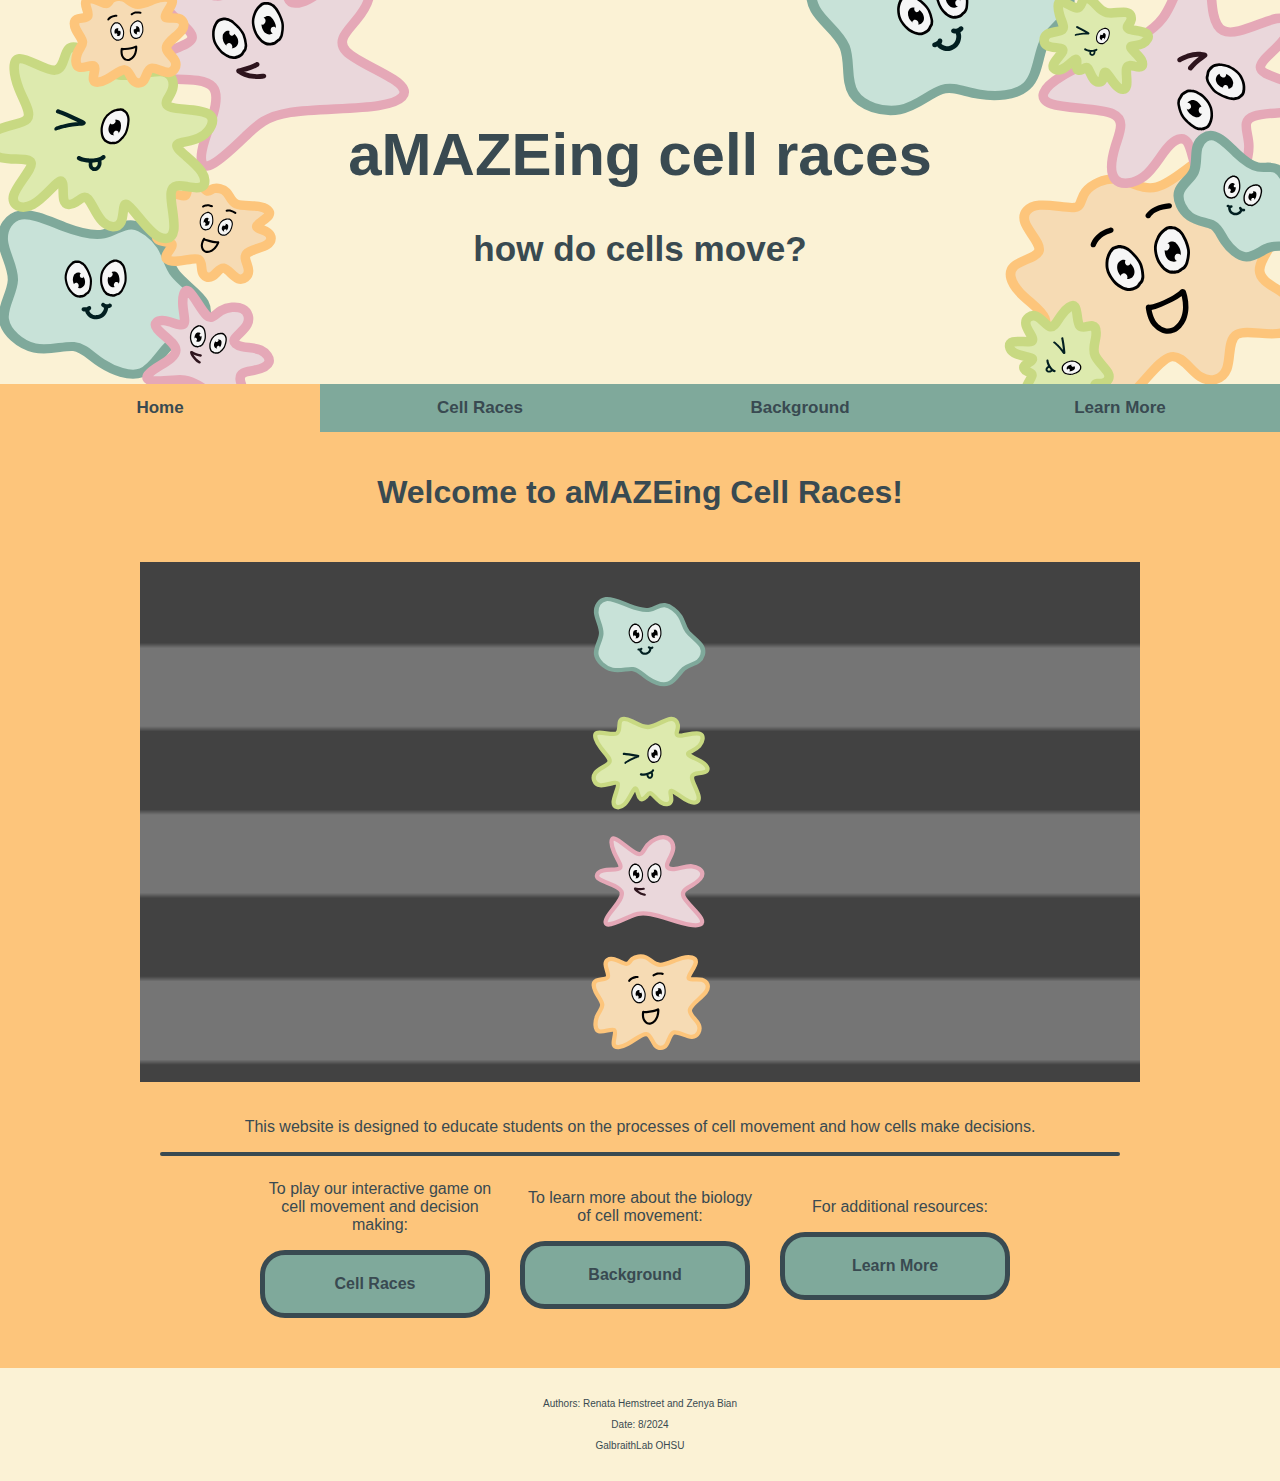
<file: index.html>
<!DOCTYPE html>
<html>

<head>
  <link rel="stylesheet" href="styles.css">
  <link rel="icon" sizes="any" type="image/svg+xml" href="cell4.svg">
  <meta name="viewport" content="width=device-width, initial-scale=1.0">
  <title>aMAZEing Cell Races</title>
</head>

<body>
<div class="heading">
	<h1>aMAZEing cell races</h1>
	<h3>how do cells move?</h3>
</div>

<div class="topnav">
  <a class="active" href="index.html">Home</a>
  <a href="cellraces.html">Cell Races</a>
  <a href="background.html">Background</a>
  <a href="learnmore.html">Learn More</a>
</div> 

<div class="introcontent">
	<h1>Welcome to aMAZEing Cell Races!</h1>
</div>

<div class="animations">
	<div><img src="cell1.svg" alt="Cell 1" class="cell1"></div>
	<div><img src="cell2.svg" alt="Cell 2" class="cell2"></div>
	<div><img src="cell3.svg" alt="Cell 3" class="cell3"></div>
	<div><img src="cell4.svg" alt="Cell 4" class="cell4"></div>
</div>

<div class="introcontent">
	<p>This website is designed to educate students on the processes of cell movement and how cells make decisions.</p>
	<hr></hr>
	<div class="buttoncontainer">
		<div class="buttons"><p>To play our interactive game on cell movement and decision making:<p><div class="button"><a href="cellraces.html">Cell Races</a></div></div>
		<div class="buttons"><p>To learn more about the biology of cell movement:<p><div class="button"><a href="background.html">Background</a></div></div>
		<div class="buttons"><p>For additional resources:<p><div class="button"><a href="learnmore.html">Learn More</a></div></div>
	</div>
</div>

<div class="footer">
  <p>Authors: Renata Hemstreet and Zenya Bian</p>
  <p>Date: 8/2024</p>
  <p>GalbraithLab OHSU</p>
</div>
</body>

</html>
</file>
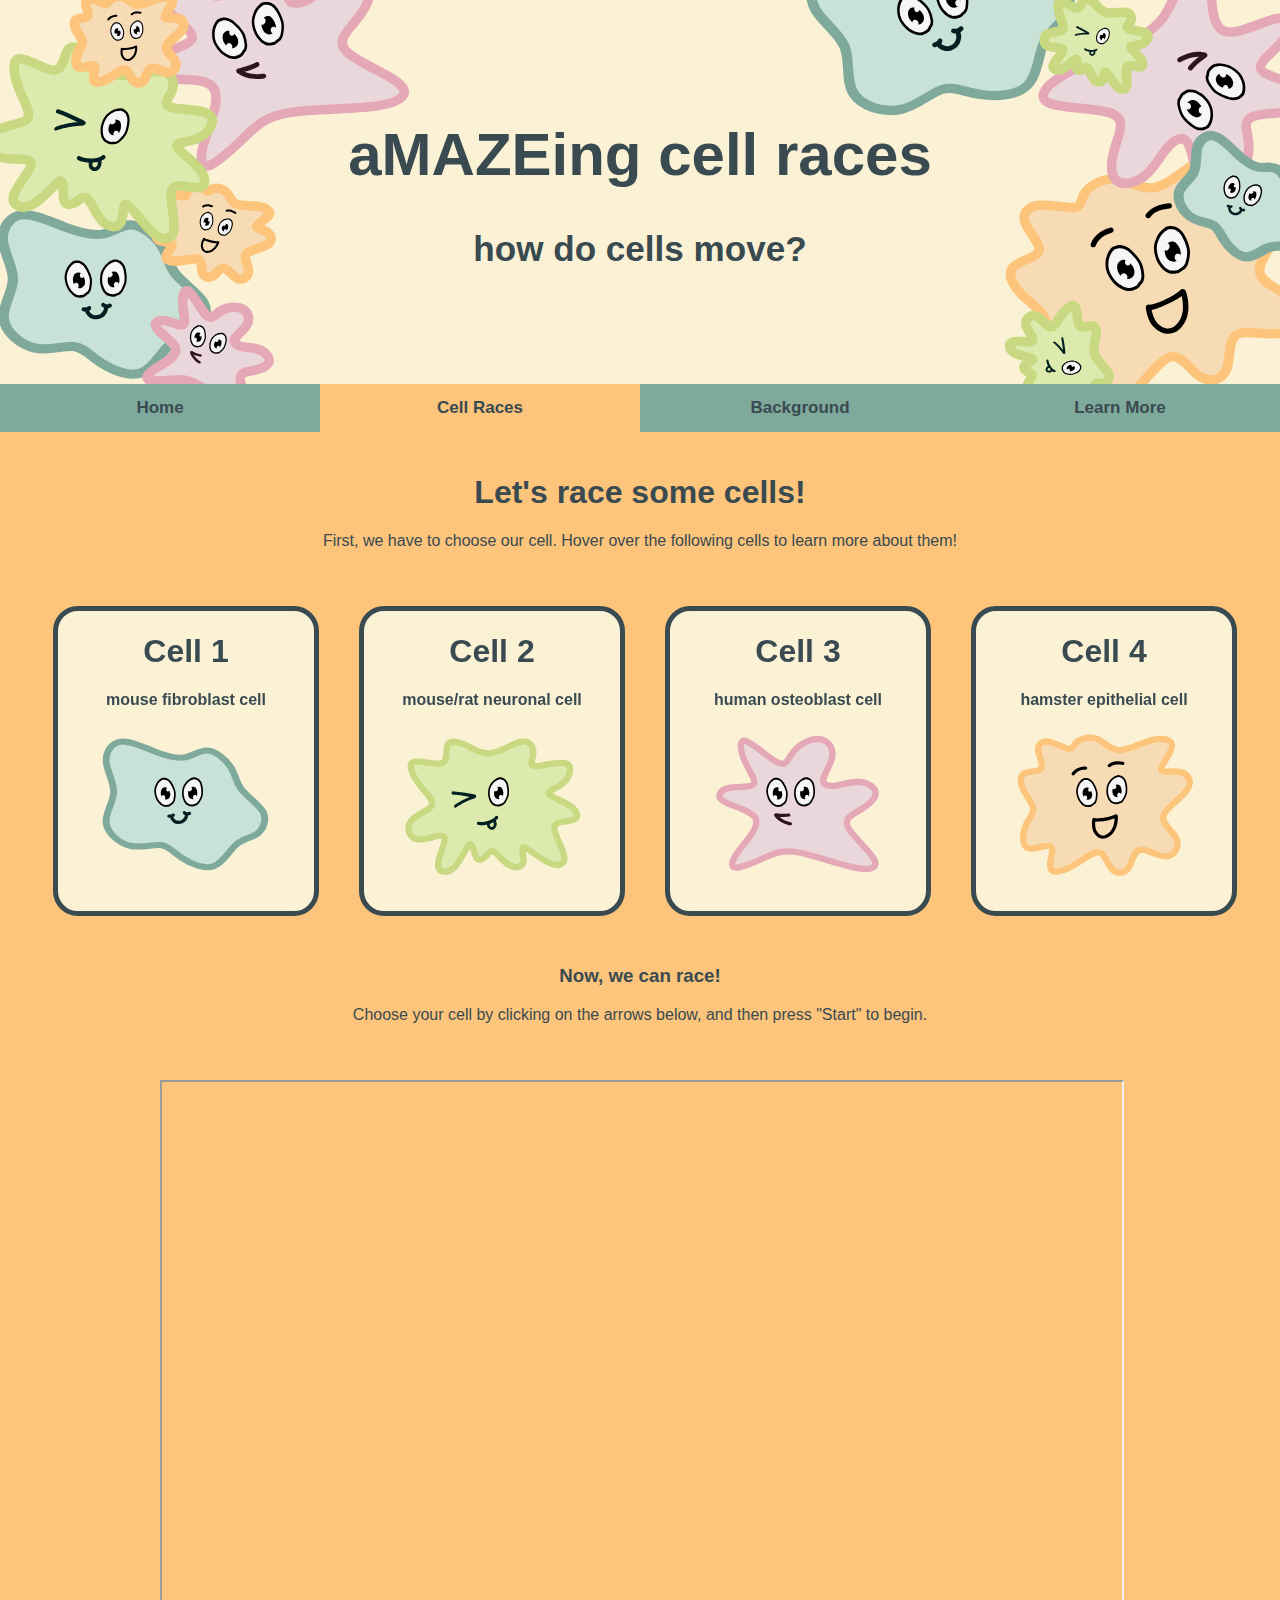
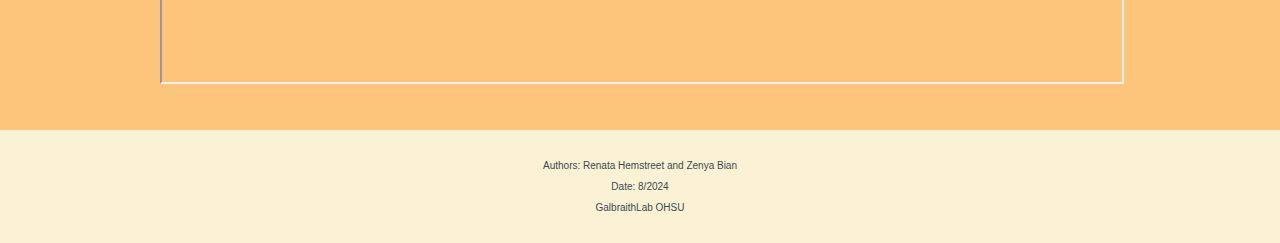
<file: cellraces.html>
<!DOCTYPE html>
<html>

<head>
  <link rel="stylesheet" href="styles.css">
  <link rel="icon" sizes="any" type="image/svg+xml" href="cell4.svg">
  <meta name="viewport" content="width=device-width, initial-scale=1.0">
  <title>aMAZEing Cell Races</title>
</head>

<body>
<div class="heading">
	<h1>aMAZEing cell races</h1>
	<h3>how do cells move?</h3>
</div>

<div class="topnav">
  <a href="index.html">Home</a>
  <a class="active" href="cellraces.html">Cell Races</a>
  <a href="background.html">Background</a>
  <a href="learnmore.html">Learn More</a>
</div>  

<div class="introcontent">
	<h1>Let's race some cells!</h1>
	<p>First, we have to choose our cell. Hover over the following cells to learn more about them!</p>
</div>

<div class="cardscontainer">
	<div class="flip-card">
		<div class="flip-card-inner">
			<div class="flip-card-front">
				<h1>Cell 1</h1>
				<h4>mouse fibroblast cell</h4>
				<img src="cell1.svg" alt="Cell 1" class="cellimages">
			</div>
			<div class="flip-card-back">
				<h3>Cell 1 Information</h3>
				<p>Cell Type: fibroblast cell</p>
				<p>Organism: mouse (Mus musculus)</p>
				<p>Tissue Source: embryo</p>
				<p>Velocity: 28 µm/hr</p>
				<p>Persistance:</p>
				<p>Compass Factor:</p>
			</div>
		</div>
	</div>
	<div class="flip-card">
		<div class="flip-card-inner">
			<div class="flip-card-front">
				<h1>Cell 2</h1>
				<h4>mouse/rat neuronal cell</h4>
				<img src="cell2.svg" alt="Cell 2" class="cellimages">
			</div>
			<div class="flip-card-back">
				<h3>Cell 2 Information</h3>
				<p>Cell Type: neuronal cell hybrid</p>
				<p>Organism: mouse (Mus musculus) and rat (Rattus norvegicus)</p>
				<p>Tissue Source: brain</p>
				<p>Velocity: 35 µm/hr</p>
				<p>Persistance:</p>
				<p>Compass Factor:</p>
			</div>
		</div>
	</div>
	<div class="flip-card">
		<div class="flip-card-inner">
			<div class="flip-card-front">
				<h1>Cell 3</h1>
				<h4>human osteoblast cell</h4>
				<img src="cell3.svg" alt="Cell" class="cellimages">
			</div>
			<div class="flip-card-back">
				<h3>Cell 3 Information</h3>
				<p>Cell Type: osteoblast cell</p>
				<p>Organism: human (Homo sapiens)</p>
				<p>Tissue Source: bone</p>
				<p>Velocity: 35-45 µm/hr</p>
				<p>Persistance:</p>
				<p>Compass Factor:</p>
			</div>
		</div>
	</div>
	<div class="flip-card">
		<div class="flip-card-inner">
			<div class="flip-card-front">
				<h1>Cell 4</h1>
				<h4>hamster epithelial cell</h4>
				<img src="cell4.svg" alt="Cell" class="cellimages">
			</div>
			<div class="flip-card-back">
				<h3>Cell 4 Information</h3>
				<p>Cell Type: epithelial cell</p>
				<p>Organism: hamster (Cricetulus griseus)</p>
				<p>Tissue Source: ovary</p>
				<p>Velocity: 35-45 µm/hr</p>
				<p>Persistance:</p>
				<p>Compass Factor:</p>
			</div>
		</div>
	</div>
</div>

<div class="introcontent">
	<h3>Now, we can race!</h3>
	<p>Choose your cell by clicking on the arrows below, and then press "Start" to begin.</p>
</div>

<div class="game">
	<iframe src="https://i.simmer.io/@zrbian/theseus" style="width:960px;height:600px"></iframe>
</div>

<div class="footer">
  <p>Authors: Renata Hemstreet and Zenya Bian</p>
  <p>Date: 8/2024</p>
  <p>GalbraithLab OHSU</p>
</div>
</body>

</html>
</file>
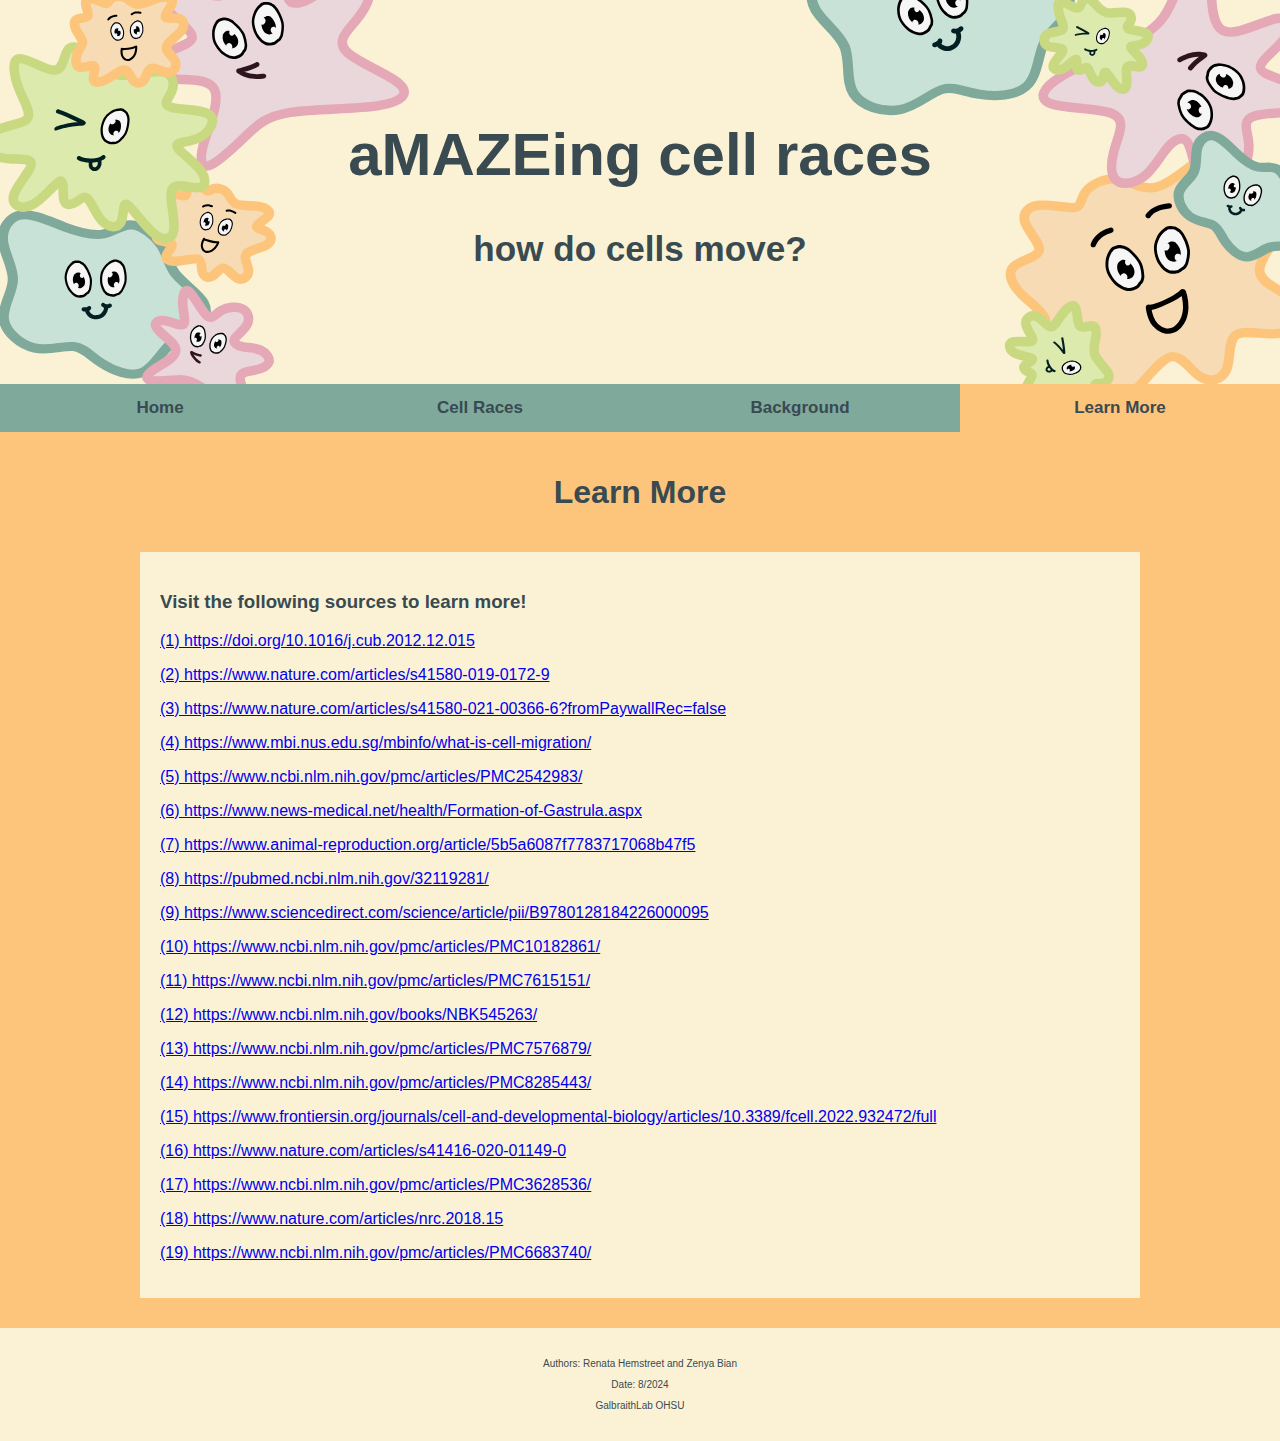
<file: learnmore.html>
<!DOCTYPE html>
<html>

<head>
  <link rel="stylesheet" href="styles.css">
  <link rel="icon" sizes="any" type="image/svg+xml" href="cell4.svg">
  <meta name="viewport" content="width=device-width, initial-scale=1.0">
  <title>aMAZEing Cell Races</title>
</head>

<body>
<div class="heading">
	<h1>aMAZEing cell races</h1>
	<h3>how do cells move?</h3>
</div>

<div class="topnav">
  <a href="index.html">Home</a>
  <a href="cellraces.html">Cell Races</a>
  <a href="background.html">Background</a>
  <a class="active" href="learnmore.html">Learn More</a>
</div> 

<div class="introcontent">
	<h1>Learn More</h1>
</div>

<div class="content">
	<h3>Visit the following sources to learn more!</h3>
	<p><a href="https://doi.org/10.1016/j.cub.2012.12.015">(1) https://doi.org/10.1016/j.cub.2012.12.015</a></p>
	<a href="https://www.nature.com/articles/s41580-019-0172-9">(2) https://www.nature.com/articles/s41580-019-0172-9</a></p>
	<p><a href="https://www.nature.com/articles/s41580-021-00366-6?fromPaywallRec=false">(3) https://www.nature.com/articles/s41580-021-00366-6?fromPaywallRec=false</a></p>
	<p><a href="https://www.mbi.nus.edu.sg/mbinfo/what-is-cell-migration/">(4) https://www.mbi.nus.edu.sg/mbinfo/what-is-cell-migration/</a></p>
	<p><a href="https://www.ncbi.nlm.nih.gov/pmc/articles/PMC2542983/">(5) https://www.ncbi.nlm.nih.gov/pmc/articles/PMC2542983/</a></p>
	<p><a href="https://www.news-medical.net/health/Formation-of-Gastrula.aspx">(6) https://www.news-medical.net/health/Formation-of-Gastrula.aspx</a></p>
	<p><a href="https://www.animal-reproduction.org/article/5b5a6087f7783717068b47f5">(7) https://www.animal-reproduction.org/article/5b5a6087f7783717068b47f5</a></p>
	<p><a href="https://pubmed.ncbi.nlm.nih.gov/32119281/">(8) https://pubmed.ncbi.nlm.nih.gov/32119281/</a></p>
	<p><a href="https://www.sciencedirect.com/science/article/pii/B9780128184226000095">(9) https://www.sciencedirect.com/science/article/pii/B9780128184226000095</a></p>
	<p><a href="https://www.ncbi.nlm.nih.gov/pmc/articles/PMC10182861/">(10) https://www.ncbi.nlm.nih.gov/pmc/articles/PMC10182861/</a></p>
	<p><a href="https://www.ncbi.nlm.nih.gov/pmc/articles/PMC7615151/">(11) https://www.ncbi.nlm.nih.gov/pmc/articles/PMC7615151/</a></p>
	<p><a href="https://www.ncbi.nlm.nih.gov/books/NBK545263/">(12) https://www.ncbi.nlm.nih.gov/books/NBK545263/</a></p>
	<p><a href="https://www.ncbi.nlm.nih.gov/pmc/articles/PMC7576879/">(13) https://www.ncbi.nlm.nih.gov/pmc/articles/PMC7576879/</a></p>
	<p><a href="https://www.ncbi.nlm.nih.gov/pmc/articles/PMC8285443/">(14) https://www.ncbi.nlm.nih.gov/pmc/articles/PMC8285443/</a></p>
	<p><a href="https://www.frontiersin.org/journals/cell-and-developmental-biology/articles/10.3389/fcell.2022.932472/full">(15) https://www.frontiersin.org/journals/cell-and-developmental-biology/articles/10.3389/fcell.2022.932472/full</a></p>
	<p><a href="https://www.nature.com/articles/s41416-020-01149-0">(16) https://www.nature.com/articles/s41416-020-01149-0</a></p>
	<p><a href="https://www.ncbi.nlm.nih.gov/pmc/articles/PMC3628536/">(17) https://www.ncbi.nlm.nih.gov/pmc/articles/PMC3628536/</a></p>
	<p><a href="https://www.nature.com/articles/nrc.2018.15">(18) https://www.nature.com/articles/nrc.2018.15</a></p>
	<p><a href="https://www.ncbi.nlm.nih.gov/pmc/articles/PMC6683740/">(19) https://www.ncbi.nlm.nih.gov/pmc/articles/PMC6683740/</a></p>
</div>

<div class="footer">
  <p>Authors: Renata Hemstreet and Zenya Bian</p>
  <p>Date: 8/2024</p>
  <p>GalbraithLab OHSU</p>
</div>
</body>

</html>
</file>
<file: styles.css>
/* theme colors 
white: #fbf2d5
orange: #fdc57b
dark blue: #394a51
blue: #7fa99b */


/* Body */
body {
	background-color: #fdc57b;
	margin:0px;
	font-family: verdana, sans-serif;
}
.introcontent{
	text-align: center;
	color: #394a51;
	width: 75%;
	margin: auto;
	padding: 20px;
}
.introcontent a {
	text-decoration-line: underline;
	color: #394a51;
	font-weight: bold;
}
.game{
	width: 960px;
	height: 600px;
	
	margin: auto;
	padding: 20px;
}
.content{
	text-align: left;
	background-color: #fbf2d5;
	color: #394a51;
	width: 75%;
	margin: auto;
	padding: 20px;
}

/* Heading */
.heading{
	background-color: #fbf2d5; 
	background-image: url(backgroundimage.svg);
	background-position: center;
	background-repeat: no-repeat;
	background-size: 100% 100%;
	position: relative;
	text-align: center; 
	color: #394a51;
	padding: 80px;
	font-size: 30px;
}
	
/* Top Navigation Bar */
.topnav {
	background-color: #7fa99b;
	overflow: hidden;
	margin: 0;
	padding: 0;
	position: sticky;
	top: 0;
	z-index: 999;
}
.topnav a {
	float: left;
	color: #394a51;
	padding-top: 14px;
	padding-bottom: 14px;
	text-decoration: none;
	font-size: 17px;
	font-family: Helvetica;
	width: 25%;
	text-align: center;
	font-weight: bold;
}
.topnav a:hover {
	background-color: #394a51;
	color: #fbf2d5	;
}
.topnav a.active {
	background-color: #fdc57b;
	color: #394a51;
}



/* Footer */
.footer {
	position: relative;
	text-align: center;
	background-color: #fbf2d5; 
	color: #394a51;
	padding: 20px;
	margin-top: 30px;
	font-size: 10px;
}

/* Flip Cards */
.cardscontainer {
	display: flex;
	column-gap: 50px;
	justify-content: center;
	align-items: center;
	padding: 20px;
	flex-wrap: wrap;
	row-gap: 50px;
}
.flip-card{
	width: 20vw;
	min-width: 200px;
	height: 50vh;
	max-height: 300px;
	background-color: transparent;
	perspective: 1000px;
}
.flip-card-inner {
	position: relative;
	width: 100%;
	height: 100%;
	text-align: center;
	transition: transform 0.6s;
	transform-style: preserve-3d;
}
.flip-card:hover .flip-card-inner {
	transform: rotateY(180deg);
}
.flip-card-front, .flip-card-back {
	position: absolute;
	width: 100%;
	height: 100%;
	-webkit-backface-visibility: hidden;
	backface-visibility: hidden;
	overflow: hidden;
}
.flip-card-front {
	background-color: #fbf2d5;
	color: #394a51;
	border-style: solid;
	border-width: 5px;
	border-radius: 25px;
	border-color: #394a51;
	text-align: center;
}
.flip-card-back {
	background-color: #fbf2d5;
	color: #394a51;
	border-style: solid;
	border-width: 5px;
	border-radius: 25px;
	border-color: #394a51;
	text-align: center;
	transform: rotateY(180deg);
	font-size: 14px;
} 
.cellimages {
	width: 70%;
	height: 50%;
	position: relative;
}

/* Tool Tips*/
.tooltip {
  position: relative;
  display: inline-block;
  border-bottom: 2px dotted #7fa99b;
  color: #7fa99b;
  
}
.tooltip .tooltiptext {
  visibility: hidden;
  width: 150px;
  background-color: #394a51;
  color: #fbf2d5;
  text-align: center;
  font-size: 12px;
  padding: 10px;
  border-radius: 6px;
  position: absolute;
  z-index: 1;
}
.tooltip:hover .tooltiptext {
  visibility: visible;
  display: block;
}

/* Figures */
.figure{
	margin: auto;
	width: 300px;
	height: auto;
}
.figure img{
	width: 100%;
}
.figure .caption{
	font-size: 12px;
	width: 100%;
	text-align: center;
	font-style: italic;
}

/* Animations */
.animations{
	padding: 20px;
	margin: auto;
	margin-top: 10px;
	width: 75%;
	height: auto;
	background-image: url("stripes_banner.png");
	background-size: cover;
 
}
.animations div{
	width: 100%;
	height: 100px;
	margin: auto;
	padding: 10px;
	overflow: hidden;
}
.animations div img{
	width: 100%;
	height: 100%;
	position: relative;
}
.animations div .cell1{
	animation: cell 23s ease-in-out infinite;
}
.animations div .cell2{
	animation: cell 25s cubic-bezier(0.001,0.2,.01,0.1) infinite;
}
.animations div .cell3{
	animation: cell 19s ease-in-out infinite;
}
.animations div .cell4{
	animation: cell 21s cubic-bezier(0.001,0.001,.01,-0.1) infinite;
}
@keyframes cell{
	from {left: -30%;}
	to {left: 30%;}
}

/* Home Page Buttons */
.buttoncontainer{
	margin: auto;
	width: 100%;
	height: auto;
	display: flex;
	justify-content: center;
	align-items: center;
	column-gap: 20px;
}
.buttons{
	width:25%;	
}
.button{
	width: 75%;
	background-color: #7fa99b;
	color: #fbf2d5;
	border-style: solid;
	border-width: 5px;
	border-radius: 25px;
	border-color: #394a51;
	text-align: center;
	padding: 20px;
	align-items: baseline;
}
.button a{
	text-decoration: none;
}

/* Horizontal Line */
hr {
  border: 2px solid #394a51;
  border-radius: 5px;
}
</file>
